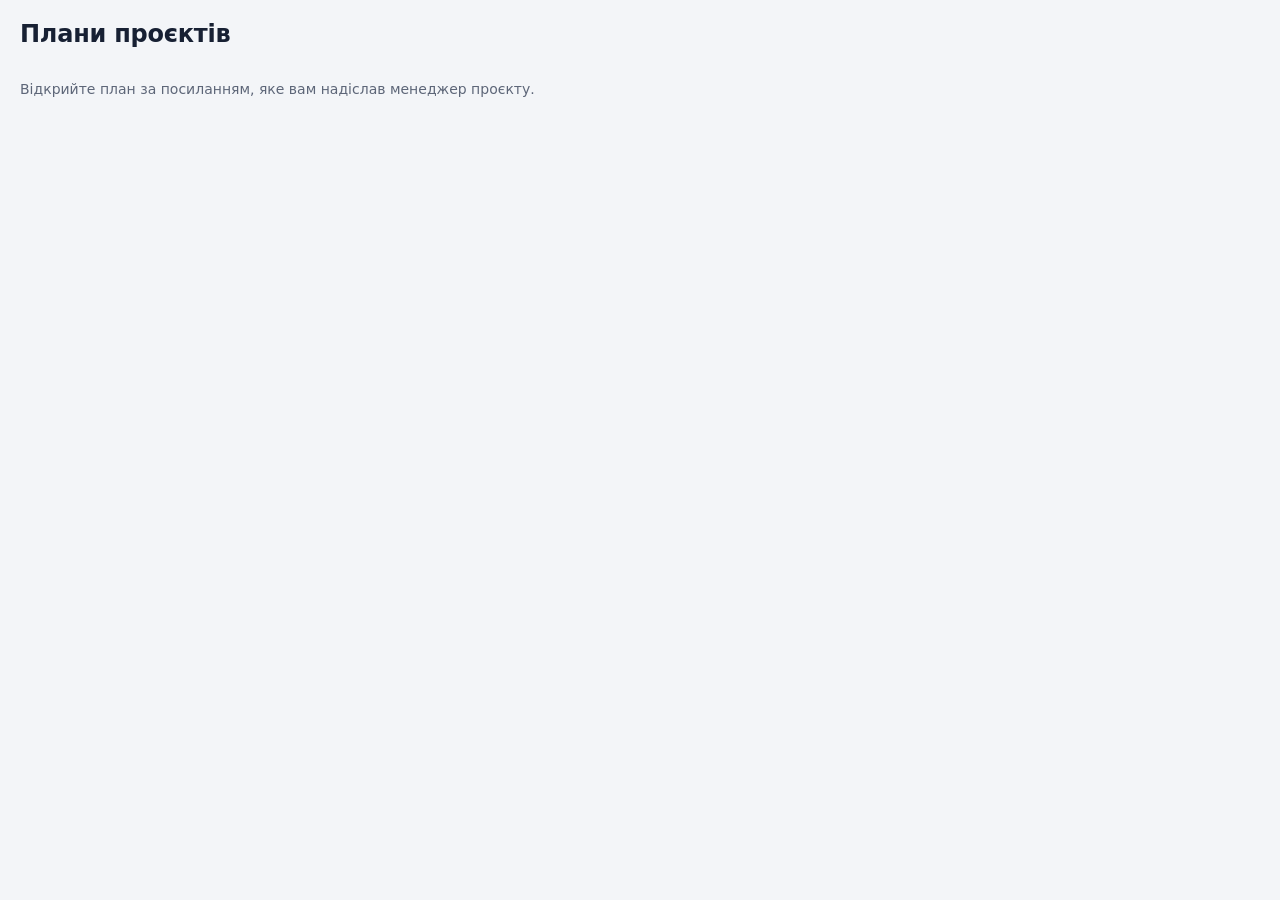
<file: index.html>
<!DOCTYPE html>
<html lang="uk">
<head>
<meta charset="utf-8">
<meta name="viewport" content="width=device-width, initial-scale=1">
<meta name="robots" content="noindex, nofollow">
<title>Плани проєктів</title>
<link rel="stylesheet" href="style.css">
</head>
<body>
<div class="wrap"><h1>Плани проєктів</h1><p class="sub">Відкрийте план за посиланням, яке вам надіслав менеджер проєкту.</p></div>
</body>
</html>
</file>
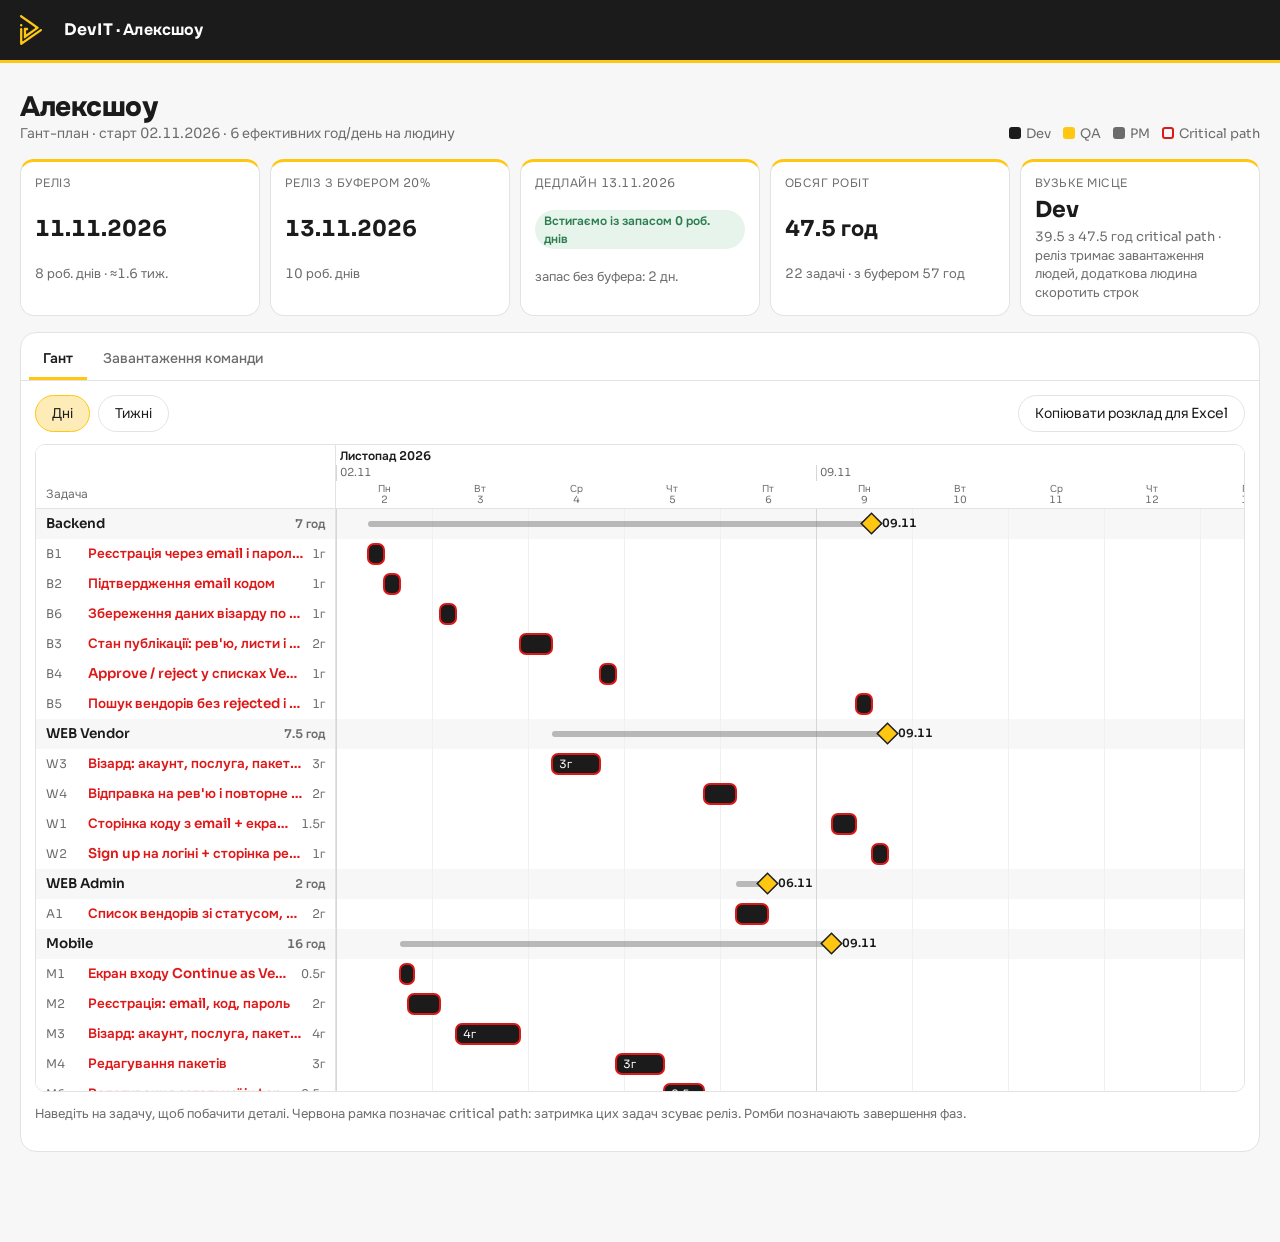
<file: alexshow/index.html>
<!DOCTYPE html>
<html lang="uk">
<head>
<meta charset="utf-8">
<meta name="viewport" content="width=device-width, initial-scale=1">
<meta name="robots" content="noindex, nofollow">
<title>Гант · Алексшоу · DevIT</title>
<link rel="preconnect" href="https://fonts.googleapis.com">
<link rel="preconnect" href="https://fonts.gstatic.com" crossorigin>
<link href="https://fonts.googleapis.com/css2?family=Sora:wght@400;600;700;800&family=Onest:wght@400;500;600;700;800&display=swap" rel="stylesheet">
<link rel="stylesheet" href="../style.css">
<link rel="stylesheet" href="devit.css">
</head>
<body>
<div id="root"></div>
<script src="../app.js"></script>
</body>
</html>
</file>
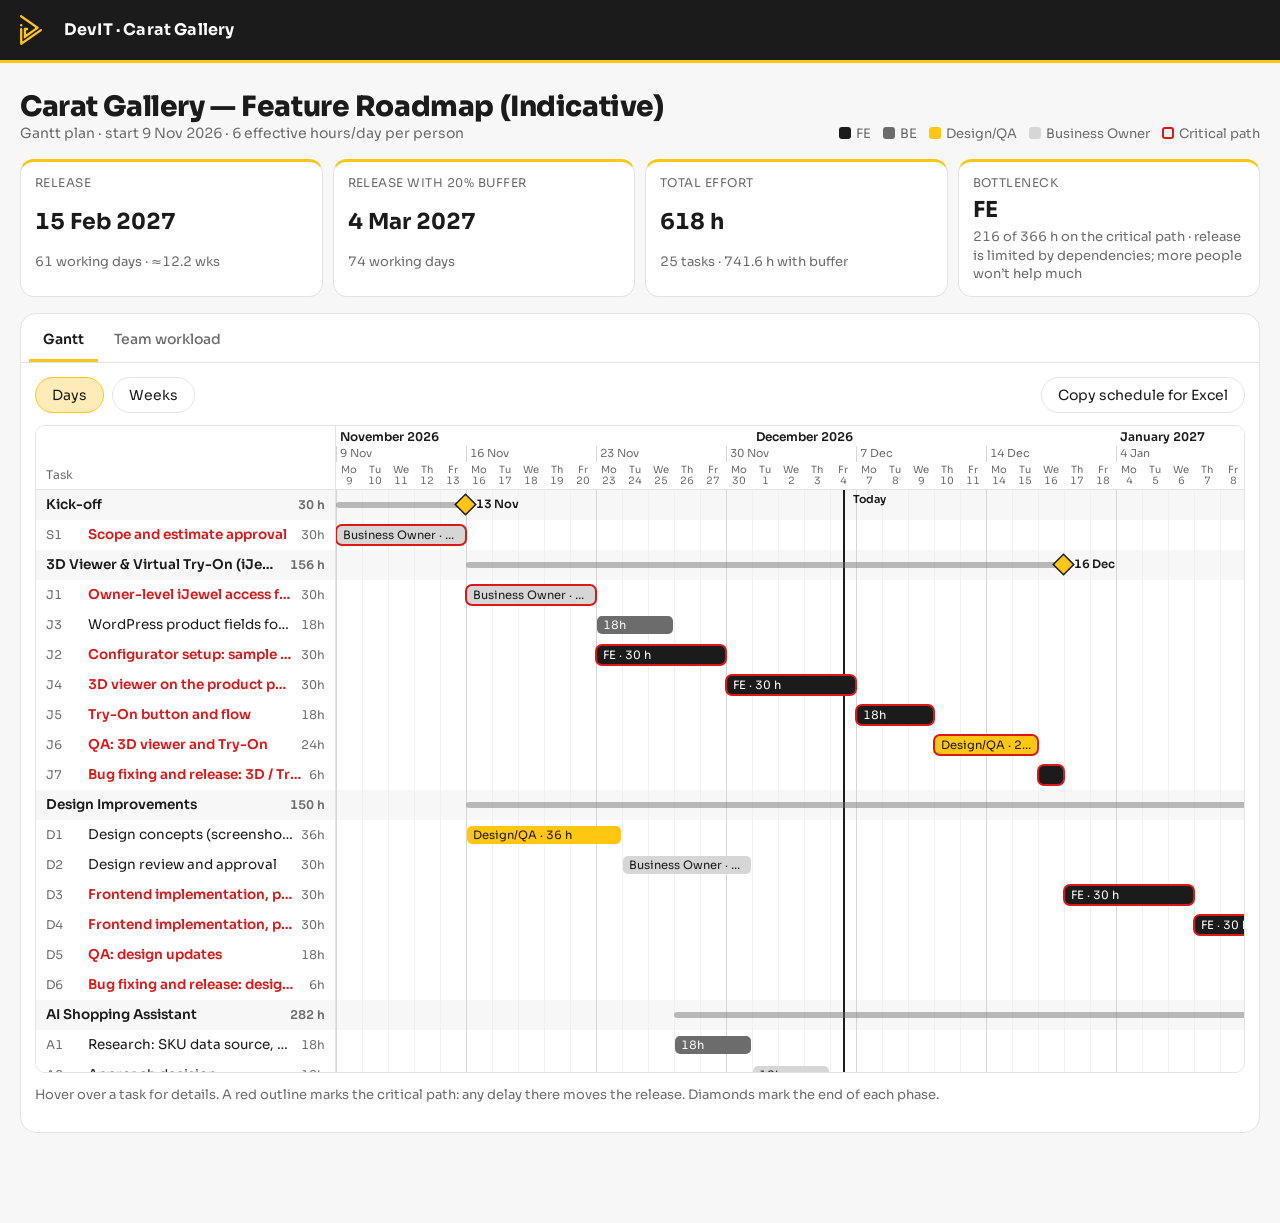
<file: carat-gallery/index.html>
<!DOCTYPE html>
<html lang="en">
<head>
<meta charset="utf-8">
<meta name="viewport" content="width=device-width, initial-scale=1">
<meta name="robots" content="noindex, nofollow">
<title>Carat Gallery Feature Roadmap · DevIT</title>
<link rel="preconnect" href="https://fonts.googleapis.com">
<link rel="preconnect" href="https://fonts.gstatic.com" crossorigin>
<link href="https://fonts.googleapis.com/css2?family=Sora:wght@400;600;700;800&display=swap" rel="stylesheet">
<link rel="stylesheet" href="../style.css">
<link rel="stylesheet" href="devit.css">
</head>
<body>
<div id="root"></div>
<script src="../app-en.js"></script>
</body>
</html>
</file>
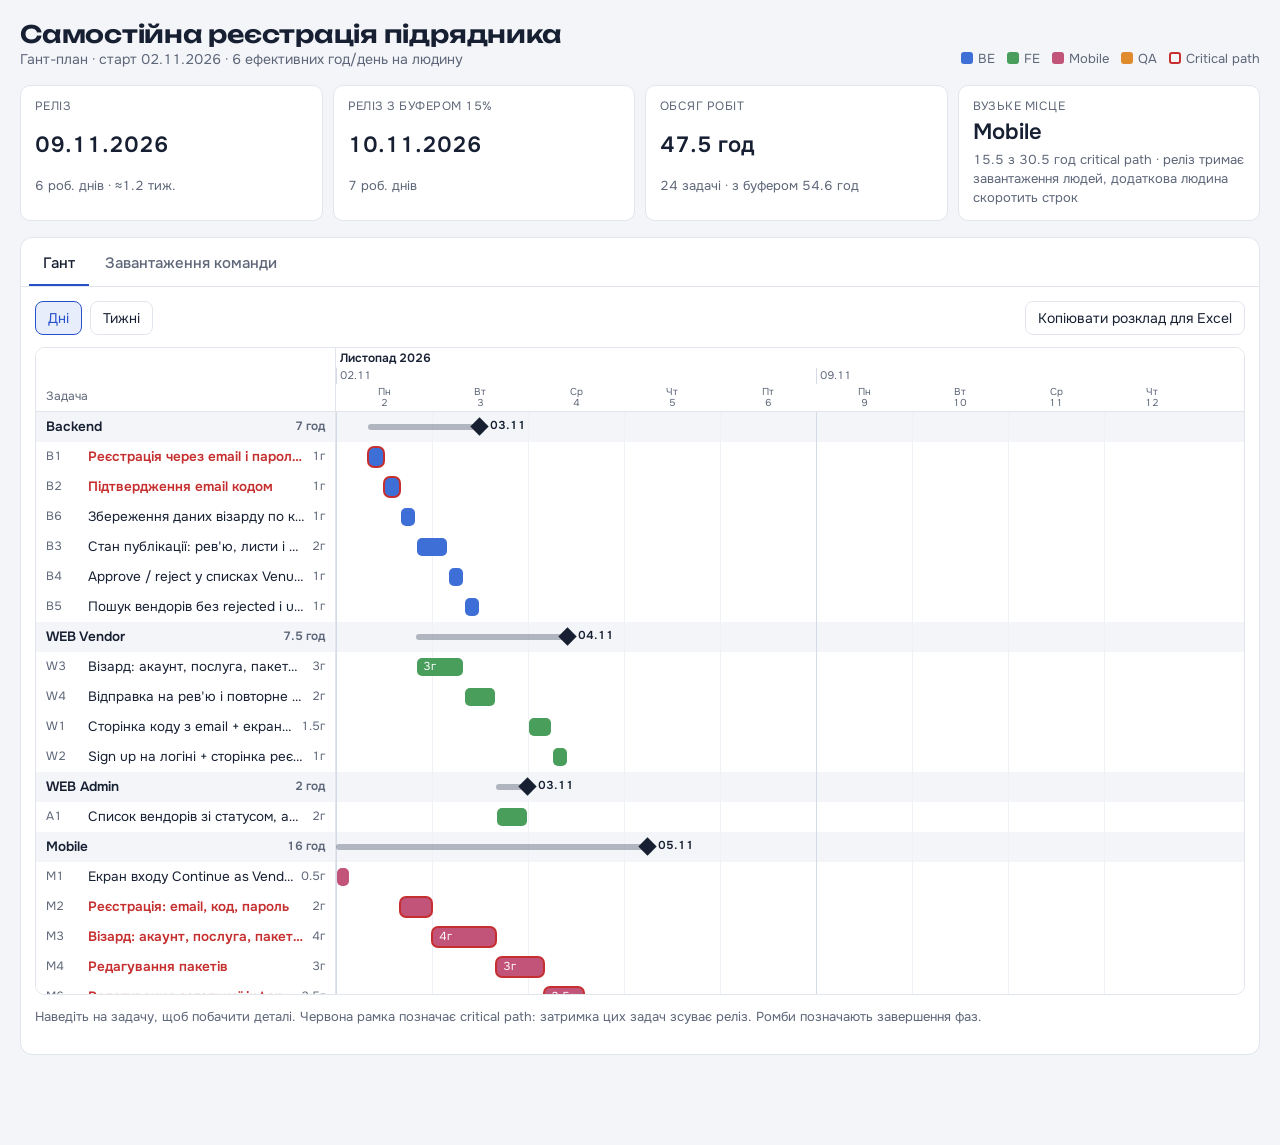
<file: vendor-registration/index.html>
<!DOCTYPE html>
<html lang="uk">
<head>
<meta charset="utf-8">
<meta name="viewport" content="width=device-width, initial-scale=1">
<meta name="robots" content="noindex, nofollow">
<title>Гант</title>
<link rel="preconnect" href="https://fonts.googleapis.com">
<link rel="preconnect" href="https://fonts.gstatic.com" crossorigin>
<link href="https://fonts.googleapis.com/css2?family=Onest:wght@400;500;600;700&family=Unbounded:wght@600&display=swap" rel="stylesheet">
<link rel="stylesheet" href="../style.css">
</head>
<body>
<div id="root"></div>
<script src="../app.js"></script>
</body>
</html>
</file>
<file: style.css>
/* Layout: summary strip on top, then tabbed workspace; the Gantt is a sticky-left, horizontally scrolling timeline. */
:root{
  --bg:#f3f5f8; --surface:#ffffff; --ink:#172033; --muted:#5d6678; --line:#e1e5ec;
  --accent:#2550c9; --accent-soft:#e7edfb;
  --crit:#c62f2f; --warn:#a86a12; --ok:#2b7d4f; --warn-soft:#fdf3e1; --crit-soft:#fbe9e9; --ok-soft:#e6f4ec;
  --grid:#eef1f5; --week:#d5dbe5;
  --font-display:"Unbounded","Onest",system-ui,sans-serif;
  --font-body:"Onest",system-ui,-apple-system,"Segoe UI",sans-serif;
  color-scheme:light;
}
@media (prefers-color-scheme: dark){
  :root:not([data-theme="light"]){
    --bg:#0e1218; --surface:#161b24; --ink:#e6e9ef; --muted:#97a0b2; --line:#283040;
    --accent:#88a5ff; --accent-soft:#1d2740;
    --crit:#ff6b6b; --warn:#e2b04a; --ok:#5cc489; --warn-soft:#2c2416; --crit-soft:#331a1c; --ok-soft:#16291f;
    --grid:#1b212c; --week:#2e3747; color-scheme:dark;
  }
}
:root[data-theme="dark"]{
  --bg:#0e1218; --surface:#161b24; --ink:#e6e9ef; --muted:#97a0b2; --line:#283040;
  --accent:#88a5ff; --accent-soft:#1d2740;
  --crit:#ff6b6b; --warn:#e2b04a; --ok:#5cc489; --warn-soft:#2c2416; --crit-soft:#331a1c; --ok-soft:#16291f;
  --grid:#1b212c; --week:#2e3747; color-scheme:dark;
}
*{box-sizing:border-box}
html,body{margin:0}
body{background:var(--bg);color:var(--ink);font:15px/1.45 var(--font-body);font-variant-numeric:tabular-nums}
.wrap{max-width:1400px;margin:0 auto;padding:20px 20px 90px;display:grid;gap:16px}
header.top{display:flex;flex-wrap:wrap;gap:12px 24px;align-items:flex-end;justify-content:space-between}
h1{font:600 24px/1.2 var(--font-display);margin:0;text-wrap:balance;letter-spacing:-.01em}
.sub{color:var(--muted);font-size:14px}
.demo{background:var(--warn-soft);color:var(--warn);border-radius:8px;padding:8px 12px;font-size:14px}
.tiles{display:grid;grid-template-columns:repeat(auto-fit,minmax(170px,1fr));gap:10px}
.tile{background:var(--surface);border:1px solid var(--line);border-radius:10px;padding:12px 14px;display:grid;gap:2px}
.tile .k{font-size:12px;color:var(--muted);text-transform:uppercase;letter-spacing:.04em}
.tile .v{font-size:22px;font-weight:600}
.tile .n{font-size:13px;color:var(--muted)}
.pill{display:inline-block;border-radius:999px;padding:2px 9px;font-size:12px;font-weight:600}
.pill.ok{background:var(--ok-soft);color:var(--ok)} .pill.warn{background:var(--warn-soft);color:var(--warn)} .pill.crit{background:var(--crit-soft);color:var(--crit)}
.panel{background:var(--surface);border:1px solid var(--line);border-radius:12px;overflow:hidden}
.tabs{display:flex;gap:2px;border-bottom:1px solid var(--line);padding:6px 8px 0;overflow-x:auto}
.tabs a{padding:9px 14px;color:var(--muted);text-decoration:none;border-radius:8px 8px 0 0;font-weight:500;white-space:nowrap;border-bottom:2px solid transparent}
.tabs a[aria-current="page"]{color:var(--ink);border-bottom-color:var(--accent)}
.tabs a:hover{color:var(--ink)}
.tabbody{padding:14px}
.toolbar{display:flex;flex-wrap:wrap;gap:8px;align-items:center;margin-bottom:12px}
.toolbar .sp{flex:1}
button,.btn{font:inherit;font-size:14px;border:1px solid var(--line);background:var(--surface);color:var(--ink);border-radius:8px;padding:6px 12px;cursor:pointer}
button:hover{border-color:var(--accent)}
button.primary{background:var(--accent);color:#fff;border-color:var(--accent)}
:root[data-theme="dark"] button.primary{color:#0e1218}
@media (prefers-color-scheme: dark){:root:not([data-theme="light"]) button.primary{color:#0e1218}}
button.on{background:var(--accent-soft);border-color:var(--accent);color:var(--accent)}
button.ghost{border-color:transparent;color:var(--muted)}
:focus-visible{outline:2px solid var(--accent);outline-offset:2px}
.legend{display:flex;flex-wrap:wrap;gap:12px;font-size:13px;color:var(--muted)}
.legend i{display:inline-block;width:12px;height:12px;border-radius:3px;vertical-align:-1px;margin-right:5px}
.legend i.cp{background:transparent;border:2px solid var(--crit)}
/* Gantt */
.gscroll{overflow:auto;max-height:72vh;border:1px solid var(--line);border-radius:10px;background:var(--surface)}
.gbody{position:relative}
.grow{display:flex;min-height:30px}
.gleft{position:sticky;left:0;z-index:3;flex:none;width:300px;background:var(--surface);border-right:1px solid var(--line);padding:5px 10px;display:flex;gap:8px;align-items:center;font-size:13.5px;min-width:0}
.gleft .id{color:var(--muted);font-size:12px;width:34px;flex:none}
.gleft .nm{flex:1;min-width:0;overflow:hidden;text-overflow:ellipsis;white-space:nowrap}
.gleft .hr{color:var(--muted);font-size:12px;flex:none}
.grow.crit .nm{color:var(--crit);font-weight:600}
.grow.phase{background:var(--bg)}
.grow.phase .gleft{background:var(--bg);font-weight:600}
.gtrack{position:relative;flex:none}
.ghead{position:sticky;top:0;z-index:5;background:var(--surface);border-bottom:1px solid var(--line)}
.ghead .gleft{z-index:6;align-items:flex-end;color:var(--muted);font-size:12px}
.hm{position:absolute;top:2px;font-size:12px;font-weight:600;white-space:nowrap;padding-left:4px}
.hw{position:absolute;top:20px;font-size:11px;color:var(--muted);white-space:nowrap;padding-left:3px;border-left:1px solid var(--week);height:16px}
.hd{position:absolute;top:38px;font-size:10px;color:var(--muted);text-align:center;line-height:1.15}
.overlay{position:absolute;top:0;bottom:0;left:300px;pointer-events:none;z-index:1}
.vl{position:absolute;top:0;bottom:0;width:0;border-left:1px solid var(--grid)}
.vl.wk{border-left-color:var(--week)}
.vl.today{border-left:2px solid var(--accent)}
.vl.dl{border-left:2px dashed var(--crit)}
.vlab{position:absolute;top:2px;font-size:11px;font-weight:600;padding:0 4px;border-radius:4px;white-space:nowrap;transform:translateX(4px)}
.vlab.today{color:var(--accent)} .vlab.dl{color:var(--crit)}
.bar{position:absolute;top:6px;height:18px;border-radius:5px;color:#fff;font-size:11.5px;line-height:18px;padding:0 6px;white-space:nowrap;overflow:hidden;text-overflow:ellipsis;z-index:2}
.bar.crit{box-shadow:0 0 0 2px var(--crit)}
.pbar{position:absolute;top:12px;height:6px;border-radius:3px;background:var(--muted);opacity:.45;z-index:2}
.ms{position:absolute;top:8px;width:13px;height:13px;transform:rotate(45deg);background:var(--ink);z-index:2}
.mslab{position:absolute;top:6px;font-size:11.5px;font-weight:600;white-space:nowrap;z-index:2}
/* Tables */
.tscroll{overflow-x:auto}
table{border-collapse:collapse;width:100%;font-size:14px}
th,td{border-bottom:1px solid var(--line);padding:6px 8px;text-align:left;vertical-align:middle}
th{font-size:12px;color:var(--muted);font-weight:600;text-transform:uppercase;letter-spacing:.03em;white-space:nowrap}
td.num,th.num{text-align:right}
tfoot td{font-weight:600}
input,select,textarea{font:inherit;font-size:14px;color:var(--ink);background:var(--bg);border:1px solid var(--line);border-radius:6px;padding:5px 7px;width:100%}
input[type=color]{padding:0;width:34px;height:28px}
textarea{min-height:140px;font-family:ui-monospace,Menlo,Consolas,monospace;font-size:13px}
.w-id{width:70px}.w-ph{width:170px}.w-role{width:100px}.w-h{width:80px}.w-dep{width:140px}
.grid2{display:grid;grid-template-columns:repeat(auto-fit,minmax(220px,1fr));gap:12px}
label.f{display:grid;gap:4px;font-size:13px;color:var(--muted)}
.checks{display:grid;gap:6px;margin:0;padding:0;list-style:none}
.checks li{display:flex;gap:10px;align-items:flex-start;font-size:14px}
.checks .pill{flex:none;min-width:84px;text-align:center}
.cols{display:grid;grid-template-columns:minmax(0,1fr) minmax(0,1fr);gap:16px}
@media (max-width:860px){.cols{grid-template-columns:1fr}.gleft{width:190px}.overlay{left:190px}}
h2{font-size:16px;margin:0 0 10px;font-weight:600}
.note{color:var(--muted);font-size:13px}
.heat{text-align:center;font-weight:500;border-radius:4px}
.savebar{position:fixed;left:50%;bottom:16px;transform:translateX(-50%);background:var(--ink);color:var(--bg);border-radius:12px;padding:10px 12px 10px 16px;display:flex;gap:12px;align-items:center;box-shadow:0 8px 30px rgba(0,0,0,.25);z-index:20;max-width:calc(100% - 32px);flex-wrap:wrap}
.savebar button{background:transparent;color:var(--bg);border-color:rgba(255,255,255,.35)}
.savebar button.primary{background:var(--accent);border-color:var(--accent);color:#fff}
.msg{font-size:13px;color:var(--muted)}
.paste{display:grid;gap:8px;background:var(--bg);border:1px solid var(--line);border-radius:10px;padding:12px;margin-bottom:12px}
@media (prefers-reduced-motion: reduce){*{transition:none!important}}
</file>
<file: alexshow/devit.css>
/* DevIT brand layer for this plan: Sora (Cyrillic falls back to Onest), near-black #1B1B1B, signature yellow #FFC612, neutral greys. Loaded after ../style.css. */
:root{
  --bg:#f7f7f7; --surface:#ffffff; --ink:#1b1b1b; --muted:#6c6c6c; --line:#e3e3e3;
  --accent:#1b1b1b; --accent-soft:#fdecb7; --brand:#ffc612;
  --crit:#de1818; --crit-soft:#fdeaea;
  --grid:#f0f0f0; --week:#d6d6d6;
  --font-display:"Sora","Onest",system-ui,sans-serif;
  --font-body:"Sora","Onest",system-ui,-apple-system,"Segoe UI",sans-serif;
}
@media (prefers-color-scheme: dark){
  :root:not([data-theme="light"]){
    --bg:#141414; --surface:#1b1b1b; --ink:#fcfcfc; --muted:#b5b5b5; --line:#3d3d3d;
    --accent:#ffc612; --accent-soft:#3a3016; --crit:#ff5a5a; --crit-soft:#3a1a1a;
    --grid:#222222; --week:#3d3d3d;
  }
}
:root[data-theme="dark"]{
  --bg:#141414; --surface:#1b1b1b; --ink:#fcfcfc; --muted:#b5b5b5; --line:#3d3d3d;
  --accent:#ffc612; --accent-soft:#3a3016; --crit:#ff5a5a; --crit-soft:#3a1a1a;
  --grid:#222222; --week:#3d3d3d;
}
body{font-size:14px}

/* Brand bar */
body::before{
  content:"DevIT  ·  Алексшоу";
  display:flex;align-items:center;gap:12px;
  height:60px;padding:0 max(20px,calc((100% - 1400px)/2 + 20px));
  padding-left:max(64px,calc((100% - 1400px)/2 + 64px));
  background:#1b1b1b url("data:image/svg+xml,%3Csvg xmlns='http://www.w3.org/2000/svg' viewBox='0 0 33 45' fill='%23ffc612'%3E%3Cpath d='M1.8 17.2a1.8 1.8 0 1 0 0-3.7 1.8 1.8 0 0 0 0 3.7ZM14 32.7l-9.5 6.6c-.4.3-1 0-1-.5V21.1a1.7 1.7 0 1 0-3.4 0v22.2c0 1.4 1.6 2.2 2.7 1.4L32.3 24c1-.7 1-2.1 0-2.8-.6-.4-1.4-.4-2 0L14 32.7Z'/%3E%3Cpath d='m22.4 20-12.3 8.6c-.4.3-1 0-1-.5v-4.4c0-.5.4-.9.9-.9h.6c.9 0 1.6-.7 1.6-1.5V21c0-1-.8-1.7-1.7-1.7H7.2c-.8 0-1.5.7-1.5 1.5v13.8c0 .5.5.8 1 .5l4.3-3 16.6-11.7c.9-.6.9-1.9 0-2.5l-10-7L2.5.2C1.5-.4 0 .3 0 1.5V2c0 .5.3 1 .7 1.2l21.6 15.3a1 1 0 0 1 0 1.5Z'/%3E%3C/svg%3E") no-repeat;
  background-size:22px 30px;
  background-position:max(20px,calc((100% - 1400px)/2 + 20px)) center;
  color:#fcfcfc;font:700 16px/1 var(--font-display);letter-spacing:.01em;
  border-bottom:3px solid var(--brand);
}
.wrap{padding-top:28px}
h1{font:800 28px/1.15 var(--font-display);letter-spacing:-.015em}

/* Tiles: yellow rule on top, like DevIT cards */
.tile{border-radius:14px;border-top:3px solid var(--brand)}
.tile .v{font-weight:700;font-family:var(--font-display)}
.panel{border-radius:16px}

/* Tabs and buttons */
.tabs a[aria-current="page"]{border-bottom:3px solid var(--brand);color:var(--ink);font-weight:600}
button,.btn{border-radius:30px;padding:7px 16px}
button:hover{border-color:var(--brand)}
button.primary{background:var(--brand);border-color:var(--brand);color:#1b1b1b;font-weight:600}
:root[data-theme="dark"] button.primary{color:#1b1b1b}
@media (prefers-color-scheme: dark){:root:not([data-theme="light"]) button.primary{color:#1b1b1b}}
button.on{background:var(--accent-soft);border-color:var(--brand);color:var(--ink)}
:focus-visible{outline:2px solid var(--brand)}

/* Bars on light brand colours need dark text */
.bar[style*="#ffc612" i],.bar[style*="#d6d6d6" i]{color:#1b1b1b}
.ms{background:var(--brand);box-shadow:0 0 0 1.5px #1b1b1b}
.today{border-left-color:var(--brand)}

/* Dark theme: near-black role colour would vanish on the dark surface, so render it light */
:root[data-theme="dark"] .bar[style*="#1b1b1b" i],:root[data-theme="dark"] .legend i[style*="#1b1b1b" i]{background:#fcfcfc!important;color:#1b1b1b}
@media (prefers-color-scheme: dark){
  :root:not([data-theme="light"]) .bar[style*="#1b1b1b" i],:root:not([data-theme="light"]) .legend i[style*="#1b1b1b" i]{background:#fcfcfc!important;color:#1b1b1b}
}
</file>
<file: carat-gallery/devit.css>
/* DevIT brand layer for this plan: Sora, near-black #1B1B1B, signature yellow #FFC612, neutral greys. Loaded after ../style.css. */
:root{
  --bg:#f7f7f7; --surface:#ffffff; --ink:#1b1b1b; --muted:#6c6c6c; --line:#e3e3e3;
  --accent:#1b1b1b; --accent-soft:#fdecb7; --brand:#ffc612;
  --crit:#de1818; --crit-soft:#fdeaea;
  --grid:#f0f0f0; --week:#d6d6d6;
  --font-display:"Sora",system-ui,sans-serif;
  --font-body:"Sora",system-ui,-apple-system,"Segoe UI",sans-serif;
}
@media (prefers-color-scheme: dark){
  :root:not([data-theme="light"]){
    --bg:#141414; --surface:#1b1b1b; --ink:#fcfcfc; --muted:#b5b5b5; --line:#3d3d3d;
    --accent:#ffc612; --accent-soft:#3a3016; --crit:#ff5a5a; --crit-soft:#3a1a1a;
    --grid:#222222; --week:#3d3d3d;
  }
}
:root[data-theme="dark"]{
  --bg:#141414; --surface:#1b1b1b; --ink:#fcfcfc; --muted:#b5b5b5; --line:#3d3d3d;
  --accent:#ffc612; --accent-soft:#3a3016; --crit:#ff5a5a; --crit-soft:#3a1a1a;
  --grid:#222222; --week:#3d3d3d;
}
body{font-size:14px}

/* Brand bar */
body::before{
  content:"DevIT  ·  Carat Gallery";
  display:flex;align-items:center;gap:12px;
  height:60px;padding:0 max(20px,calc((100% - 1400px)/2 + 20px));
  padding-left:max(64px,calc((100% - 1400px)/2 + 64px));
  background:#1b1b1b url("data:image/svg+xml,%3Csvg xmlns='http://www.w3.org/2000/svg' viewBox='0 0 33 45' fill='%23ffc612'%3E%3Cpath d='M1.8 17.2a1.8 1.8 0 1 0 0-3.7 1.8 1.8 0 0 0 0 3.7ZM14 32.7l-9.5 6.6c-.4.3-1 0-1-.5V21.1a1.7 1.7 0 1 0-3.4 0v22.2c0 1.4 1.6 2.2 2.7 1.4L32.3 24c1-.7 1-2.1 0-2.8-.6-.4-1.4-.4-2 0L14 32.7Z'/%3E%3Cpath d='m22.4 20-12.3 8.6c-.4.3-1 0-1-.5v-4.4c0-.5.4-.9.9-.9h.6c.9 0 1.6-.7 1.6-1.5V21c0-1-.8-1.7-1.7-1.7H7.2c-.8 0-1.5.7-1.5 1.5v13.8c0 .5.5.8 1 .5l4.3-3 16.6-11.7c.9-.6.9-1.9 0-2.5l-10-7L2.5.2C1.5-.4 0 .3 0 1.5V2c0 .5.3 1 .7 1.2l21.6 15.3a1 1 0 0 1 0 1.5Z'/%3E%3C/svg%3E") no-repeat;
  background-size:22px 30px;
  background-position:max(20px,calc((100% - 1400px)/2 + 20px)) center;
  color:#fcfcfc;font:700 16px/1 var(--font-display);letter-spacing:.01em;
  border-bottom:3px solid var(--brand);
}
.wrap{padding-top:28px}
h1{font:800 28px/1.15 var(--font-display);letter-spacing:-.015em}

/* Tiles: yellow rule on top, like DevIT cards */
.tile{border-radius:14px;border-top:3px solid var(--brand)}
.tile .v{font-weight:700;font-family:var(--font-display)}
.panel{border-radius:16px}

/* Tabs and buttons */
.tabs a[aria-current="page"]{border-bottom:3px solid var(--brand);color:var(--ink);font-weight:600}
button,.btn{border-radius:30px;padding:7px 16px}
button:hover{border-color:var(--brand)}
button.primary{background:var(--brand);border-color:var(--brand);color:#1b1b1b;font-weight:600}
:root[data-theme="dark"] button.primary{color:#1b1b1b}
@media (prefers-color-scheme: dark){:root:not([data-theme="light"]) button.primary{color:#1b1b1b}}
button.on{background:var(--accent-soft);border-color:var(--brand);color:var(--ink)}
:focus-visible{outline:2px solid var(--brand)}

/* Bars on light brand colours need dark text */
.bar[style*="#ffc612" i],.bar[style*="#d6d6d6" i]{color:#1b1b1b}
.ms{background:var(--brand);box-shadow:0 0 0 1.5px #1b1b1b}
.today{border-left-color:var(--brand)}
</file>
